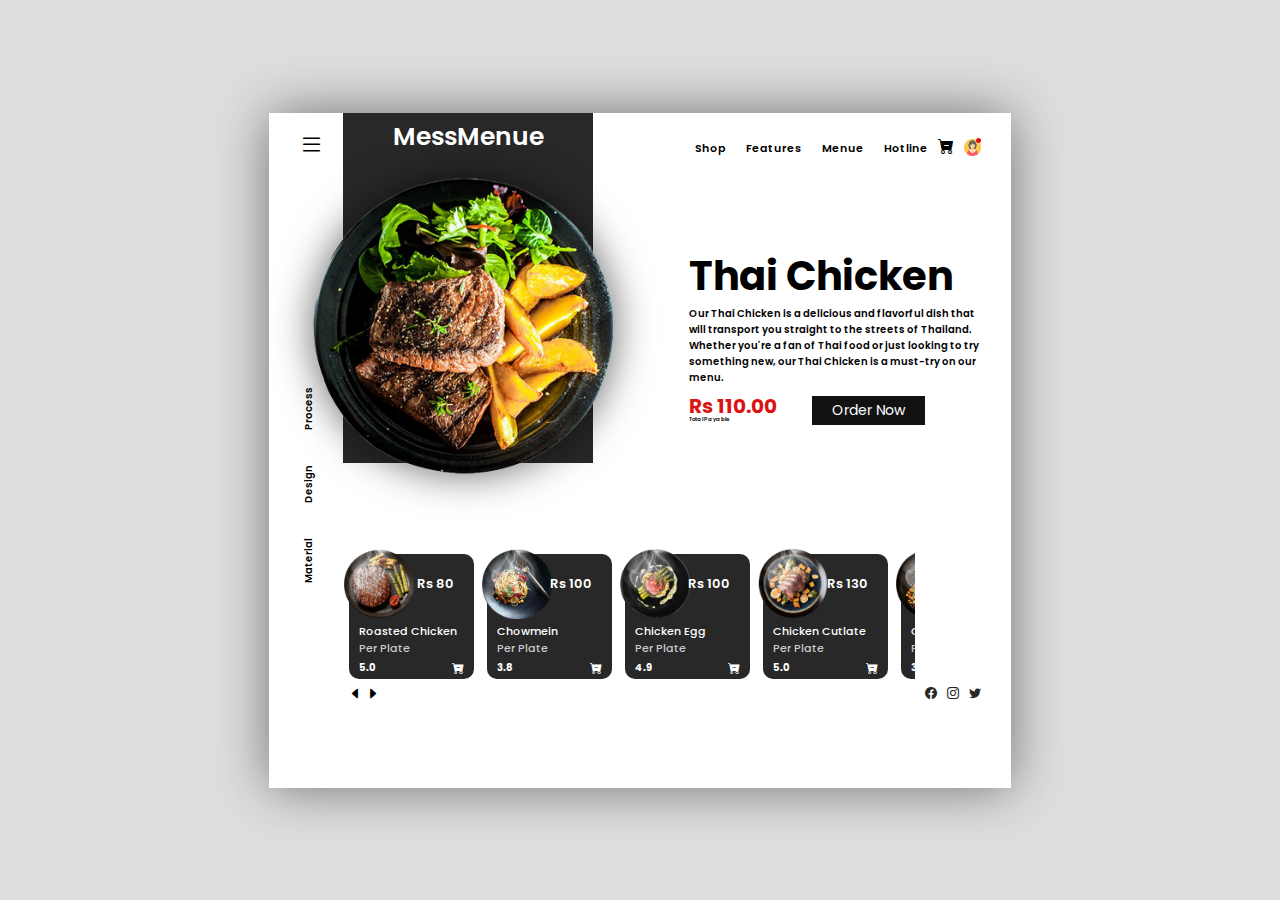
<file: index.html>
<!DOCTYPE html>
<html lang="en">
  <head>
    <meta charset="UTF-8" />
    <meta http-equiv="X-UA-Compatible" content="IE=edge" />
    <meta name="viewport" content="width=device-width, initial-scale=1.0" />
    <link rel="stylesheet" href="style.css" />
    <link
      rel="stylesheet"
      href="https://cdnjs.cloudflare.com/ajax/libs/animate.css/4.1.1/animate.min.css"
    />
    <link
      rel="stylesheet"
      href="https://cdn.jsdelivr.net/npm/bootstrap-icons@1.10.3/font/bootstrap-icons.css"
    />
    <title>Mess Reccomandation</title>
  </head>
  <body>
    <header>
      <div class="logo">
        <h1>MessMenue</h1>
        <img src="/img/food1.png" alt="logo" id="poster" />
      </div>
      <nav>
        <i class="bi menue bi-list"></i>
        <div class="right_menue">
          <ul>
            <li><a href="#">Shop</a></li>
            <li><a href="#">Features</a></li>
            <li><a href="/menuePages/Food-filter-main/menue.html">Menue</a></li>
            <li><a href="#">Hotline</a></li>
          </ul>
          <div class="user_cart">
            <i class="bi bi-cart-dash-fill"></i>
            <div class="user">
              <img src="/img/user.webp" alt="" />
            </div>
          </div>
        </div>
      </nav>
      <div class="left_menue">
        <a href="#">Process</a>
        <a href="#">Design</a>
        <a href="#">Material</a>
      </div>
      <section>
        <div class="content">
          <h1 id="title">Thai Chicken</h1>
          <p>
            Our Thai Chicken is a delicious and flavorful dish that will
            transport you straight to the streets of Thailand.Whether you're a
            fan of Thai food or just looking to try something new, our Thai
            Chicken is a must-try on our menu.
          </p>
          <div class="price_order">
            <div class="price">
              <h2 id="price_count">Rs 110.00</h2>
              <p>Total Payable</p>
            </div>
            <a href="#">Order Now</a>
          </div>
        </div>
        <div class="cards">
          <div class="card">
            <img src="/img/food2.png" alt="" class="dis" />
            <img src="/img/steam.png" alt="" class="steam" />
            <h4>Rs 80</h4>
            <h5>Roasted Chicken</h5>
            <p>Per Plate</p>
            <div class="rate_cart">
              <h6>5.0</h6>
              <i class="bi bi-cart-dash-fill"></i>
            </div>
          </div>
          <div class="card">
            <img src="/img/food3.png" alt="" class="dis" />
            <img src="/img/steam.png" alt="" class="steam" />
            <h4>Rs 100</h4>
            <h5>Chowmein</h5>
            <p>Per Plate</p>
            <div class="rate_cart">
              <h6>3.8</h6>
              <i class="bi bi-cart-dash-fill"></i>
            </div>
          </div>
          <div class="card">
            <img src="/img/food4.png" alt="" class="dis" />
            <img src="/img/steam.png" alt="" class="steam" />
            <h4>Rs 100</h4>
            <h5>Chicken Egg</h5>
            <p>Per Plate</p>
            <div class="rate_cart">
              <h6>4.9</h6>
              <i class="bi bi-cart-dash-fill"></i>
            </div>
          </div>
          <div class="card">
            <img src="/img/food5.png" alt="" class="dis" />
            <img src="/img/steam.png" alt="" class="steam" />
            <h4>Rs 130</h4>
            <h5>Chicken Cutlate</h5>
            <p>Per Plate</p>
            <div class="rate_cart">
              <h6>5.0</h6>
              <i class="bi bi-cart-dash-fill"></i>
            </div>
          </div>
          <div class="card">
            <img src="/img/food6.png" alt="" class="dis" />
            <img src="/img/steam.png" alt="" class="steam" />
            <h4>Rs 80</h4>
            <h5>Chicken Beats</h5>
            <p>Per Plate</p>
            <div class="rate_cart">
              <h6>3.9</h6>
              <i class="bi bi-cart-dash-fill"></i>
            </div>
          </div>
          <div class="card">
            <img src="/img/food7.png" alt="" class="dis" />
            <img src="/img/steam.png" alt="" class="steam" />
            <h4>Rs 150</h4>
            <h5>Deep Chicken</h5>
            <p>Per Plate</p>
            <div class="rate_cart">
              <h6>5.0</h6>
              <i class="bi bi-cart-dash-fill"></i>
            </div>
          </div>
          <div class="card">
            <img src="/img/food8.png" alt="" class="dis" />
            <img src="/img/steam.png" alt="" class="steam" />
            <h4>Rs 80</h4>
            <h5>Wrap Chicken</h5>
            <p>Per Plate</p>
            <div class="rate_cart">
              <h6>4.7</h6>
              <i class="bi bi-cart-dash-fill"></i>
            </div>
          </div>
          <div class="card">
            <img src="/img/food9.png" alt="" class="dis" />
            <img src="/img/steam.png" alt="" class="steam" />
            <h4>Rs 120</h4>
            <h5>Rolled Chicken</h5>
            <p>Per Plate</p>
            <div class="rate_cart">
              <h6>4.8</h6>
              <i class="bi bi-cart-dash-fill"></i>
            </div>
          </div>
        </div>
        <div class="social">
          <div class="btns">
            <i class="bi bi-caret-left-fill"></i>
            <i class="bi bi-caret-right-fill"></i>
          </div>
          <div class="icons">
            <a href="#"><i class="bi bi-facebook"></i></a>
            <a href="#"><i class="bi bi-instagram"></i></a>
            <a href="#"><i class="bi bi-twitter"></i></a>
          </div>
        </div>
      </section>
    </header>
    <script src="index.js"></script>
  </body>
</html>
</file>
<file: style.css>
@import url('https://fonts.googleapis.com/css2?family=Poppins:ital,wght@0,100;0,200;0,300;0,400;0,500;0,600;0,700;0,800;0,900;1,100;1,200;1,300;1,400;1,500;1,600;1,700;1,800;1,900&display=swap');
* {
    padding: 0;
    margin: 0;
    box-sizing: border-box;
}

html {
    font-family: 'Poppins', sans-serif;
}

body {
    width: 100%;
    height: 100vh;
    background: #dedede;
    display: flex;
    justify-content: center;
    align-items: center;
}

header {
    position: relative;
    width: 58%;
    height: 75%;
    background: #fff;
    box-shadow: 0 0 50px -1px rgb(0, 0, 0,0.5);
    padding: 0 30px;
    display: flex;
    flex-wrap: wrap;
    overflow: hidden;
    transition: 1s linear;
}

header .logo {
    position: absolute;
    top: 0;
    left: 10%;
    width: 250px;
    transition: 1s linear;
    background: #282828;
    height: 350px;
}

header .logo h1 {
    color: #fff;
    text-align: center;
    margin-top: 5px;
    font-size: 25px;
    font-weight: 600;
}

header .logo img {
    width: 300px;
    margin: 20px 0 0 -30px;
    filter: drop-shadow(0px 0px 20px rgb(0,0,0,.6));
}

header nav {
    width: 100%;
    height: 10%;
    /* border: 1px solid black; */
    display: flex;
    align-items: center;
    justify-content: space-between;
}

header nav .menue {
    font-size: 25px;
    color: #000;
}

header nav .right_menue {
    display: flex;
    align-items: center;

}

header nav .right_menue ul{
    list-style: none;
    display: flex;
    align-items: center;
}

header nav .right_menue ul li{
    padding: 3px 10px;
}

header nav .right_menue ul li a{
    position: relative;
    text-decoration: none;
    font-size: 11px;
    font-weight: 600;
    color: #000;
    transition: 0.3s linear;
}

header nav .right_menue ul li a::before{
    content: '';
    position: absolute;
    height: 4px;
    width: 4px;
    background: #dc1313;
    border-radius: 50%;
    bottom: -5px;
    left: 45%;
    opacity: 0; /* makes red circles invisible*/
    transition: 0.3s linear;
}

header nav .right_menue ul li a:hover {
    color: #dc1313; /* makes red circles and content color red*/
}

header nav .right_menue ul li a:hover::before{
    opacity: 1; /* makes red circles visible on hovering*/
}

header nav .right_menue .user_cart {
    left: 50px;
    display: flex;
    align-items: center;
}

header nav .right_menue .user_cart .user {
    position: relative;
    width: 17px;
    height: 17px;
    border-radius: 50%;
    margin-left: 10px;
}

header nav .right_menue .user_cart .user img {
    width: 100%;
}

header nav .right_menue .user_cart .user::before {
    content: '';
    position: absolute;
    width: 5px;
    height: 5px;
    background: #dc1313;
    border-radius: 50%;
    top: 0;
    right: 0;
    z-index: 999;
}


header .left_menue{
    width: 20px;
    height: 90%;
    /* border: 1px solid red; */
    display: flex;
    align-items:center;
    justify-content: center;
    flex-direction: column;
}

header .left_menue a{
    margin: 30px 0;
    padding: 0 5px;
    text-decoration: none;
    font-size: 10px;
    color: #000;
    font-weight: 600;
    transition: 0.3s linear;
    transform: rotate(-90deg);
}

header .left_menue a:hover{
    color: #dc1313;
}

header section{
    width: 97%;
    height: 90%;
    /* border: 1px solid black; */
}

header section .content{
    position: relative;
    left: 370px;
    margin-top: 10%;
    display: flex;
    align-items: flex-start;
    justify-content: flex-start;
    flex-direction: column;
    transition: 1s linear;
}

header section .content h1{
    font-size: 40px;
    transition: 1s linear;
}

header section .content p{
    font-size: 10px;
    font-weight: 600;
    width: 290px;
    word-break: break-all;
}

header section .content .price_order{
    display: flex;
    align-items: center;
    margin-top: 10px;
}

header section .content .price_order .price h2{
    font-size: 20px;
    color: #dc1313;
    line-height: 18px;
}

header section .content .price_order .price p{
    font-size: 5.5px;
    width: 50px;
}

header section .content .price_order a{
    padding: 4px 20px;
    background: #121213;
    color: #fff;
    text-decoration: none;
    font-size: 14px;
    margin-left: 35px;
}

header section .cards {
    width: 90%;
    height: 140px;
    /* border: 1px solid #000; */
    position: relative;
    top: 20%;
    padding-left: 30px;
    display: flex;
    align-items: center;
    justify-content: space-between;
    overflow: auto;
    scroll-behavior: smooth;
    transition: 1s linear;
}


header section .cards{
   scrollbar-width: none;  /* Firefox */
}

/*For Chrome, Safari and Opera*/
header section .cards::-webkit-scrollbar{
    display: none;  
 }

header section .cards .card{
    position: relative;
    min-width: 125px;
    min-height: 125px; 
    /* border: 1px solid black; */
    margin-right: 13px;
    background: #282828;
    border-radius: 50px 10px 10px 10px;
}

header section .cards .card:nth-last-child(1){
    margin-right: 0;
}

header section .cards .card .dis{
    width: 70px;
    position: relative;
    top: -5px;
    left: -5px;
}

/*Steam image on the slider*/
header section .cards .card .steam{
    width: 60px;
    height: 80px;
    position: absolute;
    top: -35px;
    left: -5px;
    /* border: 1px solid black; */
}
header section .cards .card h4{
    position: absolute;
    top: 20px;
    right: 20px;
    color: #fff;
    font-size: 13px;
    font-weight: 600;
    /* border: 1px solid black; */
}

header section .cards .card h5{
    color: #fff;
    font-size: 11px;
    font-weight: 500;
    padding: 0 10px;
    margin-top: -8px;
    display: block;
    overflow: hidden;
    white-space: nowrap;
    text-overflow: ellipsis;
}

header section .cards .card p{
    color: rgb(203,203,203);
    font-size: 11px;
    font-weight: 500;
    padding: 0 10px;
}

header section .cards .card .rate_cart{
    width: 100%;
    display: flex;
    align-items: center;
    justify-content: space-between;
    padding: 2px 10px;
    color: #fff;
}

header section .cards .card h6{
    font-size: 10px;
}

header section .cards .card .bi{
    font-size: 12px;
}

header section .social {
    position: relative;
    width: 100%;
    /* border: 1px solid black; */
    top: 19%;
    display: flex;
    align-items: center;
    justify-content: space-between;
    transition: 1s linear;
    padding-bottom: 5%;
}

header section .social .btns{
    margin-left: 30px;

}
header section .social .btns .bi{
    font-size: 13px;
    cursor: pointer;
    transition: 0.3s linear;
}

header section .social .btns .bi:hover{
    color: rgb(0, 0, 0,0.5);
}

header section .social .icons{
    display: flex;
    align-items: center;
    /* justify-content: space-around; */
}
header section .social .icons a{
    font-size: 12px;
    margin-left: 10px;
    color: #282828;
    transition: 0.3s linear;
}

header section .social .icons a:hover{
   color: #000;
}

@media screen and (max-width: 1260px){
    header {
        width: 83%;
    }   
}

@media screen and (max-width: 885px){
    header {
        width: 95%;
    }   
}

@media screen and (max-width: 775px){
    header .logo{
        left: 13%;
    }   
    header section .content{
        left: 340px;
    }
    header section {
        width: 92%;
    }
}

@media screen and (max-width: 730px){
    header {
        width: 100%;
        height: 100%;
    }
    header nav .right_menue ul li {
        padding: 3px 6px;
    }
}

@media screen and (max-width: 685px){
    header nav .right_menue ul{
        position: absolute;
        top: 20%;
        flex-direction: column;
        width: 15px;
        right: 17px;
    }
    header nav .right_menue ul li {
        padding: 30px 10px;
        transform: rotate(90deg);
    }
    header section .content {
        left: 24%;
        top: 38%;
    }
    header .logo {
        left: 30%;
    }
    header section .cards {
        top: 43%;
    }
    header section .social {
        top: 45%;
    }
}

@media screen and (max-width: 500px){
    header .logo {
        left: 20%;
    }
    header section .content {
        left: 11%;
        top: 38%;
    }
}

@media screen and (max-width: 418px){
    header secrion .content h1{
        font-size: 32px;
    }
    header secrion .content p{
        font-size: 9px;
        width: 220px;
    }
    header .logo {
        width: 200px;
    }
    header .logo img {
        width: 245px;
        margin: 75px 0 0 -30px;
    }
    
}
</file>
